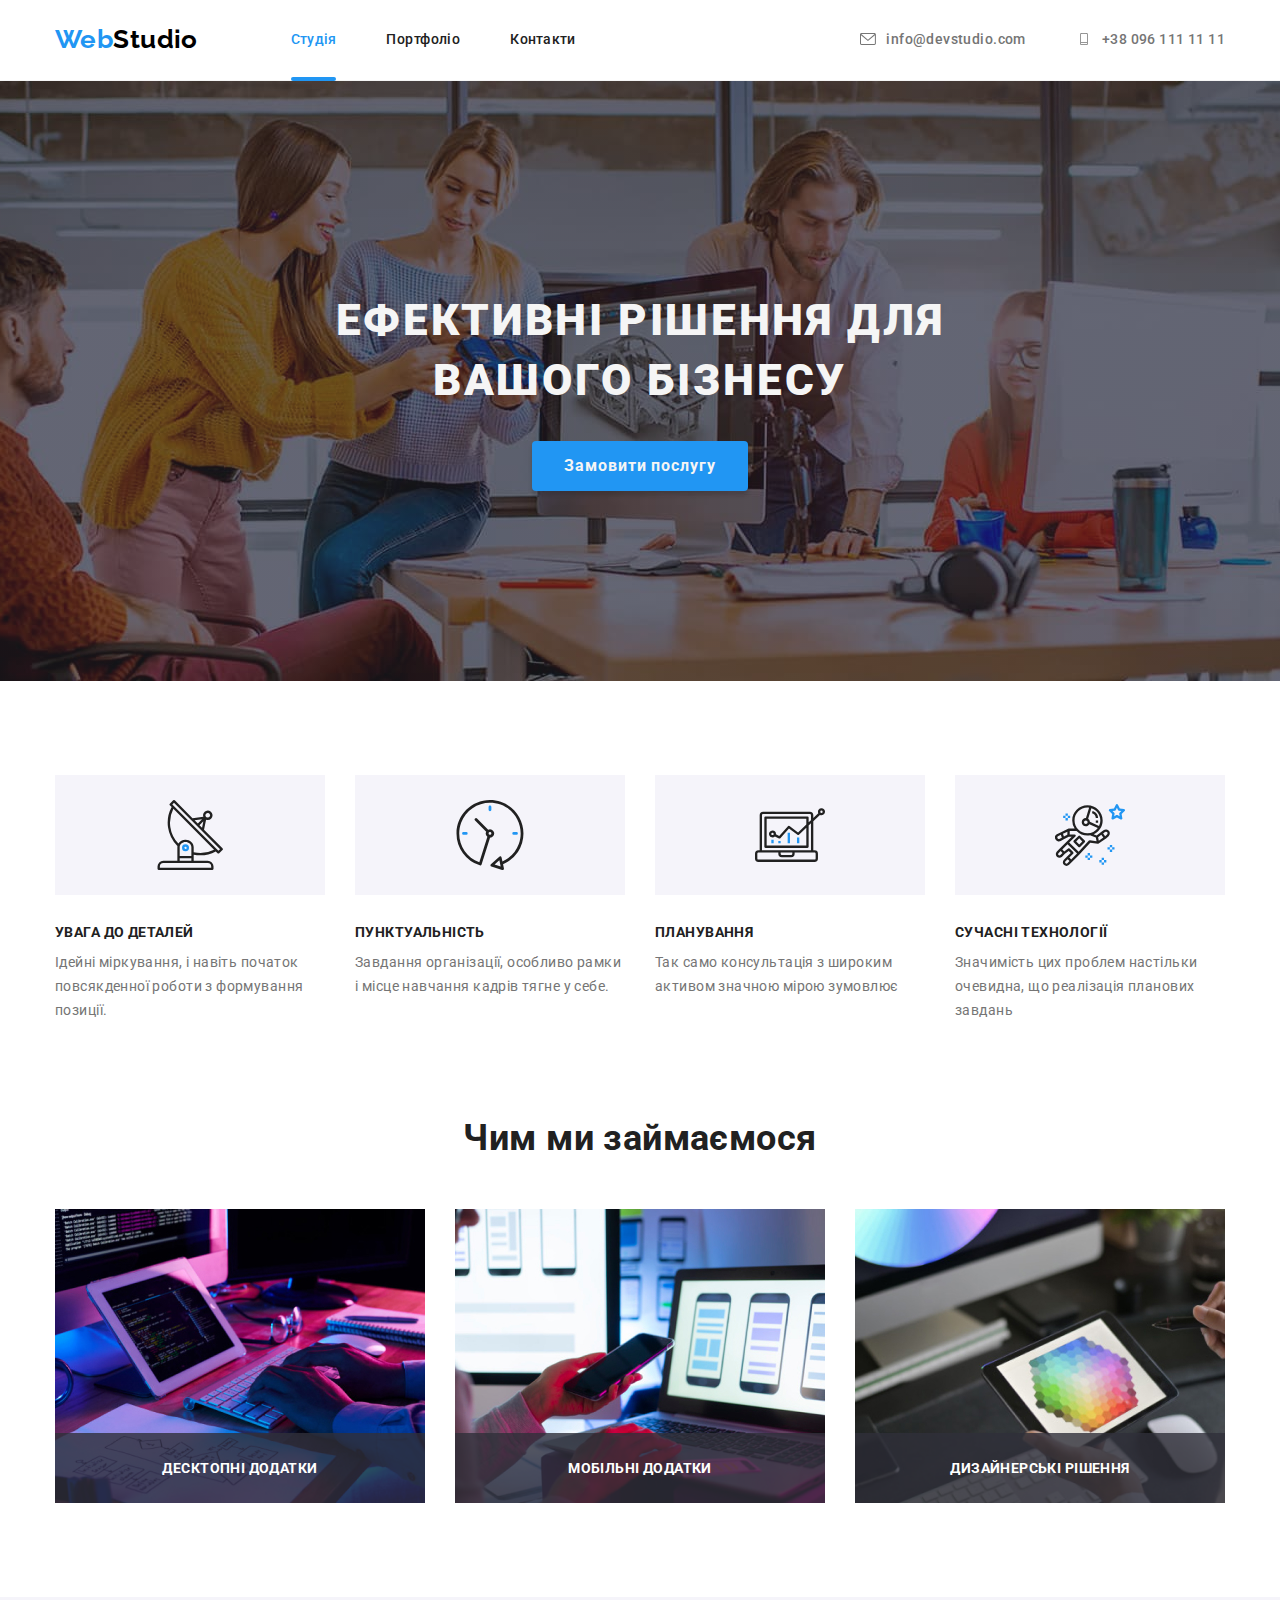
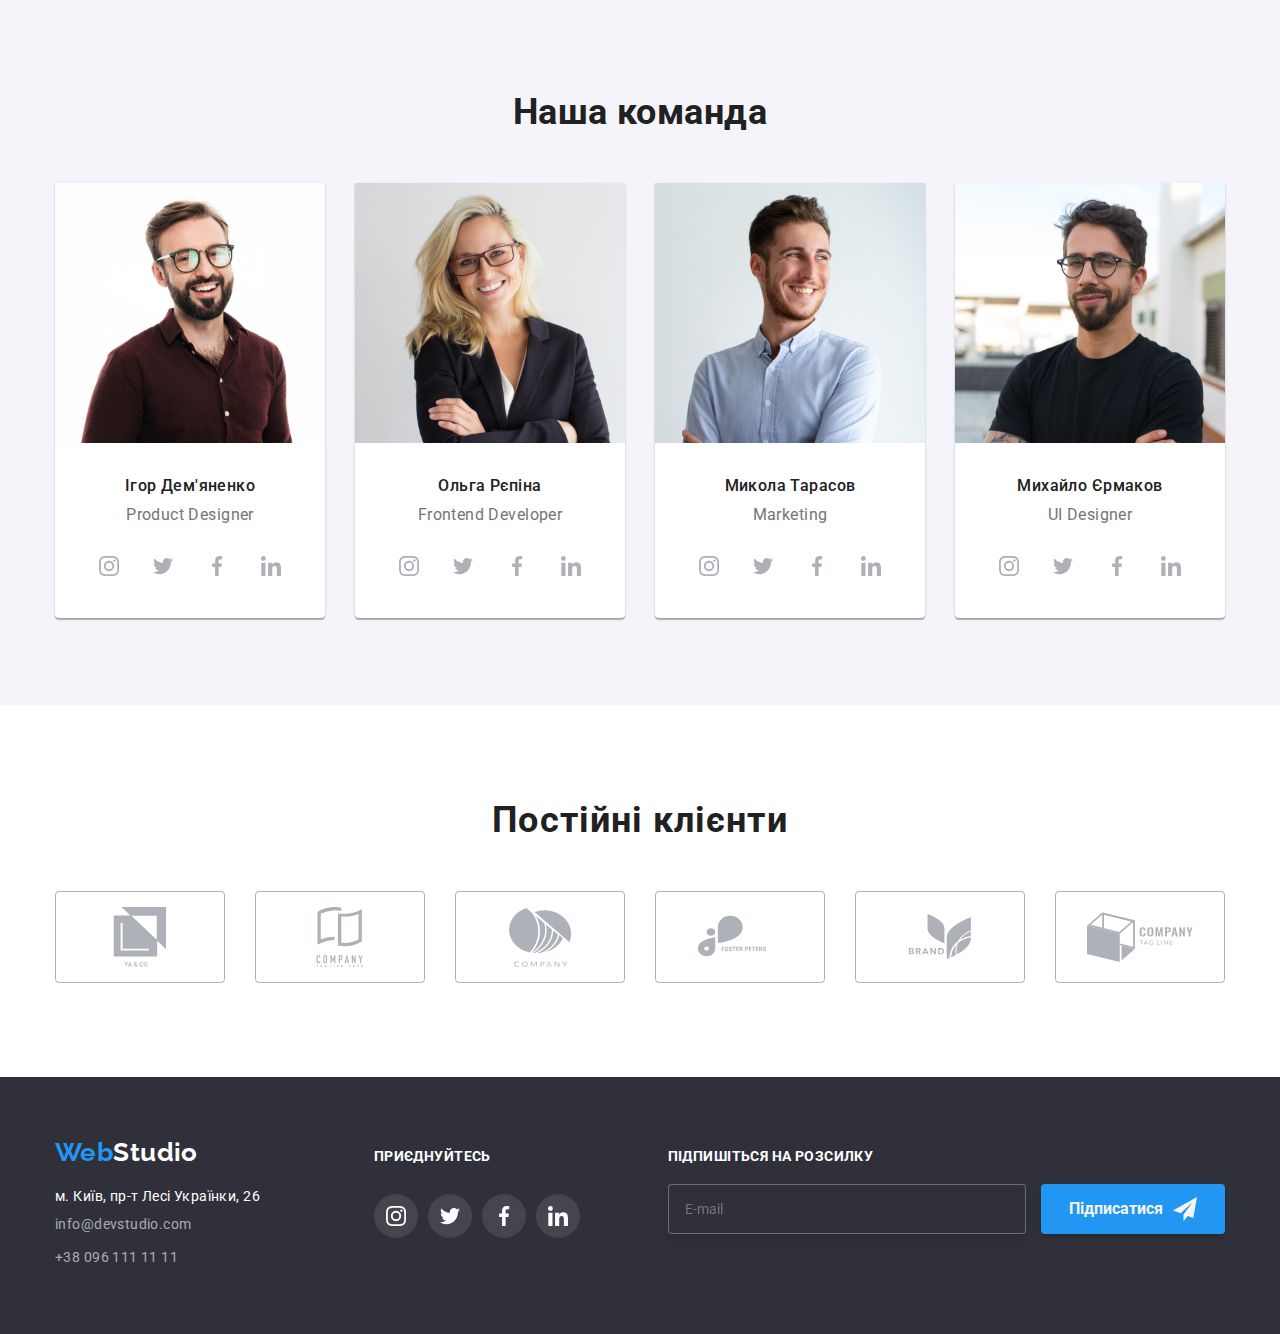
<file: index.html>
<!DOCTYPE html>
<html lang="uk">
  <head>
    <meta charset="UTF-8" />
    <meta http-equiv="X-UA-Compatible" content="IE=edge" />
    <meta name="viewport" content="width=device-width, initial-scale=1.0" />
    <title>Document</title>
    <!-- favicon -->
    <link rel="apple-touch-icon" sizes="180x180" href="./favicon/" />
    <link
      rel="icon"
      type="image/png"
      sizes="32x32"
      href="./favicon//favicon-32x32.png"
    />
    <link
      rel="icon"
      type="image/png"
      sizes="16x16"
      href="./favicon//favicon-16x16.png"
    />
    <link rel="manifest" href="./favicon//site.webmanifest" />
    <!-- favicon -->
    <link rel="preconnect" href="https://fonts.googleapis.com" />
    <link rel="preconnect" href="https://fonts.gstatic.com" crossorigin />
    <link
      href="https://fonts.googleapis.com/css2?family=Raleway:wght@700&family=Roboto:wght@400;500;700;900&display=swap"
      rel="stylesheet"
    />
    <link
      rel="stylesheet"
      href="https://cdnjs.cloudflare.com/ajax/libs/modern-normalize/1.1.0/modern-normalize.min.css"
    />

    <link rel="stylesheet" href="./css/styles.css" />
  </head>
  <body>
    <header>
      <div class="container">
        <div class="header-menu-cont">
          <nav class="navigations-header">
            <a href="./index.html" class="webstudio-logo">
              Web<span class="studio-logo">Studio</span></a
            >

            <ul class="navi-container">
              <li class="studio-after">
                <a href="./index.html" class="studio car-studio">Студія</a>
              </li>
              <li>
                <a href="./portfolio.html" class="portfolio-studio"
                  >Портфоліо</a
                >
              </li>
              <li><a href="./index.html" class="contacts">Контакти</a></li>
            </ul>
          </nav>

          <ul class="header-contacts-link">
            <li class="mail">
              <a href="mailto:info@devstudio.com" class="contact-link">
                <svg class="icon-mail-box">
                  <use href="./images/spryte.svg#icon-mail-box"></use>
                </svg>
                info@devstudio.com</a
              >
            </li>
            <li>
              <a href="tel:+380961111111" class="contact-link">
                <svg class="icon-mail-box">
                  <use href="./images/spryte.svg#icon-phoneicon"></use>
                </svg>
                +38 096 111 11 11</a
              >
            </li>
          </ul>
        </div>
      </div>
    </header>

    <main>
      <section class="main-section section">
        <div class="container">
          <div class="overlay">
            <h1 class="main-title">Ефективні рішення для вашого бізнесу</h1>
            <button data-modal-open type="button" class="button-order">
              <span class="button-title">Замовити послугу</span>
            </button>
          </div>
        </div>
      </section>

      <section class="benefit-section section">
        <div class="container">
          <h2 class="visually-hidden">переваги</h2>

          <ul class="benefits-box">
            <li class="benefits-list">
              <div class="icon-box">
                <svg class="benefits-icon">
                  <use href="./images/spryte.svg#icon-antena"></use>
                </svg>
              </div>
              <h3 class="benefits-title">УВАГА ДО ДЕТАЛЕЙ</h3>
              <p class="benefits-text">
                Ідейні міркування, і навіть початок повсякденної роботи з
                формування позиції.
              </p>
            </li>
            <li class="benefits-list">
              <div class="icon-box">
                <svg class="benefits-icon">
                  <use href="./images/spryte.svg#icon-clock-1"></use>
                </svg>
              </div>
              <h3 class="benefits-title">ПУНКТУАЛЬНІСТЬ</h3>
              <p class="benefits-text">
                Завдання організації, особливо рамки і місце навчання кадрів
                тягне у себе.
              </p>
            </li>
            <li class="benefits-list">
              <div class="icon-box">
                <svg class="benefits-icon">
                  <use href="./images/spryte.svg#icon-diagram-1"></use>
                </svg>
              </div>

              <h3 class="benefits-title">ПЛАНУВАННЯ</h3>
              <p class="benefits-text">
                Так само консультація з широким активом значною мірою зумовлює
              </p>
            </li>
            <li class="benefits-list">
              <div class="icon-box">
                <svg class="benefits-icon">
                  <use href="./images/spryte.svg#icon-astronaut"></use>
                </svg>
              </div>
              <h3 class="benefits-title">СУЧАСНІ ТЕХНОЛОГІЇ</h3>
              <p class="benefits-text">
                Значимість цих проблем настільки очевидна, що реалізація
                планових завдань
              </p>
            </li>
          </ul>
        </div>
      </section>
      <section class="work-section section">
        <div class="container">
          <h2 class="sections-title">Чим ми займаємося</h2>
          <ul class="work-list-box">
            <li class="work-box">
              <img
                src="./images/zaimaiemos1.jpg"
                alt="компютер"
                width="370"
                height="294"
                class="work-img"
              />
              <div class="article-work-container">
                <h2 class="article-computer">ДЕСКТОПНІ ДОДАТКИ</h2>
              </div>
            </li>

            <li class="work-box">
              <img
                src="./images/zaimaiemos2.jpg"
                alt="заняття"
                width="370"
                height="294"
                class="work-img"
              />
              <div class="article-work-container">
                <h2 class="article-computer">МОБІЛЬНІ ДОДАТКИ</h2>
              </div>
            </li>

            <li class="work-box">
              <img
                src="./images/zaimaiemos3.jpg"
                alt="креатив"
                width="370"
                height="294"
                class="work-img"
              />
              <div class="article-work-container">
                <h2 class="article-computer">ДИЗАЙНЕРСЬКІ РІШЕННЯ</h2>
              </div>
            </li>
          </ul>
        </div>
      </section>

      <section class="team-section">
        <div class="container">
          <h2 class="sections-title">Наша команда</h2>
          <ul class="team-item-box">
            <li class="team-item">
              <img
                src="./images/igor.jpg"
                alt="Ігор дем'яненко"
                width="270"
                height="260"
              />
              <div class="title-paragraf">
                <h3 class="name">Ігор Дем'яненко</h3>
                <p class="team-position" lang="en">Product Designer</p>
                <ul class="team-icon-list">
                  <li class="team-icon">
                    <a href="#" class="none-decoration">
                      <svg class="team-social-icon">
                        <use href="./images/spryte.svg#icon-instagram-2"></use>
                      </svg>
                    </a>
                  </li>
                  <li class="team-icon">
                    <a href="#" class="none-decoration">
                      <svg class="team-social-icon">
                        <use href="./images/spryte.svg#icon-twitter-1"></use>
                      </svg>
                    </a>
                  </li>
                  <li class="team-icon">
                    <a href="#" class="none-decoration">
                      <svg class="team-social-icon">
                        <use href="./images/spryte.svg#icon-facebook-1"></use>
                      </svg>
                    </a>
                  </li>
                  <li class="team-icon">
                    <a href="#" class="none-decoration">
                      <svg class="team-social-icon">
                        <use href="./images/spryte.svg#icon-linkedin-1"></use>
                      </svg>
                    </a>
                  </li>
                </ul>
              </div>
            </li>

            <li class="team-item">
              <img
                src="./images/olga.jpg"
                alt="ольга рєпіна"
                width="270"
                height="260"
              />
              <div class="title-paragraf">
                <h3 class="name">Ольга Рєпіна</h3>
                <p class="team-position" lang="en">Frontend Developer</p>
                <ul class="team-icon-list">
                  <li class="team-icon">
                    <a href="#" class="none-decoration">
                      <svg class="team-social-icon">
                        <use href="./images/spryte.svg#icon-instagram-2"></use>
                      </svg>
                    </a>
                  </li>
                  <li class="team-icon">
                    <a href="#" class="none-decoration">
                      <svg class="team-social-icon">
                        <use href="./images/spryte.svg#icon-twitter-1"></use>
                      </svg>
                    </a>
                  </li>
                  <li class="team-icon">
                    <a href="#" class="none-decoration">
                      <svg class="team-social-icon">
                        <use href="./images/spryte.svg#icon-facebook-1"></use>
                      </svg>
                    </a>
                  </li>
                  <li class="team-icon">
                    <a href="#" class="none-decoration">
                      <svg class="team-social-icon">
                        <use href="./images/spryte.svg#icon-linkedin-1"></use>
                      </svg>
                    </a>
                  </li>
                </ul>
              </div>
            </li>

            <li class="team-item">
              <img
                src="./images/mykola.jpg"
                alt="микола тарасов"
                width="270"
                height="260"
              />
              <div class="title-paragraf">
                <h3 class="name">Микола Тарасов</h3>
                <p class="team-position" lang="en">Marketing</p>
                <ul class="team-icon-list">
                  <li class="team-icon">
                    <a href="#" class="none-decoration">
                      <svg class="team-social-icon">
                        <use href="./images/spryte.svg#icon-instagram-2"></use>
                      </svg>
                    </a>
                  </li>
                  <li class="team-icon">
                    <a href="#" class="none-decoration">
                      <svg class="team-social-icon">
                        <use href="./images/spryte.svg#icon-twitter-1"></use>
                      </svg>
                    </a>
                  </li>
                  <li class="team-icon">
                    <a href="#" class="none-decoration">
                      <svg class="team-social-icon">
                        <use href="./images/spryte.svg#icon-facebook-1"></use>
                      </svg>
                    </a>
                  </li>
                  <li class="team-icon">
                    <a href="#" class="none-decoration">
                      <svg class="team-social-icon">
                        <use href="./images/spryte.svg#icon-linkedin-1"></use>
                      </svg>
                    </a>
                  </li>
                </ul>
              </div>
            </li>

            <li class="team-item">
              <img
                src="./images/mykhailo.jpg"
                alt="михайло єрмаков"
                width="270"
                height="260"
              />
              <div class="title-paragraf">
                <h3 class="name">Михайло Єрмаков</h3>
                <p class="team-position" lang="en">UI Designer</p>
                <ul class="team-icon-list">
                  <li class="team-icon">
                    <a href="#" class="none-decoration">
                      <svg class="team-social-icon">
                        <use href="./images/spryte.svg#icon-instagram-2"></use>
                      </svg>
                    </a>
                  </li>
                  <li class="team-icon">
                    <a href="#" class="none-decoration">
                      <svg class="team-social-icon">
                        <use href="./images/spryte.svg#icon-twitter-1"></use>
                      </svg>
                    </a>
                  </li>
                  <li class="team-icon">
                    <a href="#" class="none-decoration">
                      <svg class="team-social-icon">
                        <use href="./images/spryte.svg#icon-facebook-1"></use>
                      </svg>
                    </a>
                  </li>
                  <li class="team-icon">
                    <a href="#" class="none-decoration">
                      <svg class="team-social-icon">
                        <use href="./images/spryte.svg#icon-linkedin-1"></use>
                      </svg>
                    </a>
                  </li>
                </ul>
              </div>
            </li>
          </ul>
        </div>
      </section>
      <section class="section">
        <div class="container">
          <h2 class="sections-title client-titlt">Постійні клієнти</h2>
          <ul class="company-section">
            <li class="company-list">
              <a href="#" class="company-link">
                <svg class="company-icon">
                  <use href="./images/spryte.svg#icon-client1"></use>
                </svg>
              </a>
            </li>
            <li class="company-list">
              <a href="#" class="company-link">
                <svg class="company-icon">
                  <use href="./images/spryte.svg#icon-client2"></use>
                </svg>
              </a>
            </li>
            <li class="company-list">
              <a href="#" class="company-link">
                <svg class="company-icon">
                  <use href="./images/spryte.svg#icon-client3"></use>
                </svg>
              </a>
            </li>
            <li class="company-list">
              <a href="#" class="company-link">
                <svg class="company-icon">
                  <use href="./images/spryte.svg#icon-client4"></use>
                </svg>
              </a>
            </li>
            <li class="company-list">
              <a href="#" class="company-link">
                <svg class="company-icon">
                  <use href="./images/spryte.svg#icon-client5"></use>
                </svg>
              </a>
            </li>
            <li class="company-list">
              <a href="#" class="company-link">
                <svg class="company-icon">
                  <use href="./images/spryte.svg#icon-client6"></use>
                </svg>
              </a>
            </li>
          </ul>
        </div>
      </section>
    </main>
    <footer class="footer">
      <div class="container footer-link-social">
        <div class="webstudio-adress">
          <a href="./index.html" class="webstudio-logo">
            Web<span class="studio-logo-footer">Studio</span></a
          >

          <address class="adres">м. Київ, пр-т Лесі Українки, 26</address>

          <ul>
            <li class="mail-contakt-footer">
              <a href="mailto:info@devstudio.com" class="footer-contacts-link"
                >info@devstudio.com</a
              >
            </li>
            <li class="phone-contact-footer">
              <a href="tel:+380961111111" class="footer-contacts-link"
                >+38 096 111 11 11</a
              >
            </li>
          </ul>
        </div>
        <div class="footer-social-contener">
          <h2 class="title-footer-social">ПРИЄДНУЙТЕСЬ</h2>
          <ul class="footer-icon">
            <li class="footer-social-icon">
              <a href="#" class="footer-social-link">
                <svg class="social-icon-down">
                  <use href="./images/spryte.svg#icon-instagram-2"></use>
                </svg>
              </a>
            </li>
            <li class="footer-social-icon">
              <a href="#" class="footer-social-link">
                <svg class="social-icon-down">
                  <use href="./images/spryte.svg#icon-twitter-1"></use>
                </svg>
              </a>
            </li>
            <li class="footer-social-icon">
              <a href="#" class="footer-social-link">
                <svg class="social-icon-down">
                  <use href="./images/spryte.svg#icon-facebook-1"></use>
                </svg>
              </a>
            </li>
            <li class="footer-social-icon">
              <a href="#" class="footer-social-link">
                <svg class="social-icon-down">
                  <use href="./images/spryte.svg#icon-linkedin-1"></use>
                </svg>
              </a>
            </li>
          </ul>
        </div>

        <!----------------- form subscribe  ----------------->
        <div class="form-footer">
          <h2 class="lable-subscribe-title">Підпишіться на розсилку</h2>
          <form class="form-subscribe">
            <label class="lable-subscribe" for="subscribe"></label>

            <input
              class="input-subscribe"
              type="email"
              id="subscribe"
              placeholder="E-mail"
            />

            <button class="button-subscribe" type="submit">
              Підписатися
              <svg class="icon-subscribe">
                <use href="./images/spryte-modal.svg#icon-icon-send"></use>
              </svg>
            </button>
          </form>
        </div>
      </div>
    </footer>

    <!--------------------- modal---------------- -->
    <div class="backdrop is-hidden" data-modal>
      <div class="modal">
        <button data-modal-close class="close-black" type="button">
          <svg
            class="icon-close-madal"
            width="18"
            height="18"
            viewBox="0 0 18 18"
            fill="none"
            xmlns="http://www.w3.org/2000/svg"
          >
            <path
              d="M15 4.10786L13.8921 3L9.5 7.39214L5.10786 3L4 4.10786L8.39214 8.5L4 12.8921L5.10786 14L9.5 9.60786L13.8921 14L15 12.8921L10.6079 8.5L15 4.10786Z"
            />
          </svg>
        </button>
        <!------------------ modal form -------------------->
        <form class="form-modal">
          <div class="form-field">
            <p class="madal-form-title">
              Залиште свої дані, ми вам передзвонимо
            </p>
            <label class="lable-modal" for="name"> Ім'я </label>
            <div class="modal-input">
              <input
                class="modal-name-input"
                type="text"
                name="name"
                id="name"
              />
              <svg class="modal-name-svg">
                <use
                  href="./images/spryte-modal.svg#icon-vectir-name-black"
                ></use>
              </svg>
            </div>
          </div>

          <div class="form-field">
            <label class="lable-modal" for="tel">Телефон</label>
            <div class="modal-input">
              <input class="modal-name-input" type="tel" name="tel" id="tel" />
              <svg class="modal-name-svg">
                <use href="./images/spryte-modal.svg#icon-phone-vector"></use>
              </svg>
            </div>
          </div>
          <div class="form-field">
            <label class="lable-modal" for="mail">Пошта</label>
            <div class="modal-input">
              <input
                class="modal-name-input"
                type="email"
                name="mail"
                id="mail"
              />
              <svg class="modal-name-svg">
                <use href="./images/spryte-modal.svg#icon-mail-vector"></use>
              </svg>
            </div>
          </div>
          <div class="form-field coments">
            <label class="lable-modal" for="comment">Коментар</label>
            <div class="textarea-modal">
              <textarea
                name="comment"
                id="comment"
                rows="20"
                placeholder="Введіть текст"
              ></textarea>
            </div>
          </div>

          <div class="text-policy">
            <label class="label-checkbox">
              <input class="checkbox" type="checkbox" name="policy" class="c" />
              <span class="icon-checkbox"> </span>
              Погоджуюся з розсилкою та приймаю
              <a class="accept-policy" href="#"> Умови договору</a>
            </label>
          </div>

          <button class="form-button" type="submit">Відправити</button>
        </form>
      </div>
    </div>
    <script src="./js/modal.js"></script>
  </body>
</html>
</file>
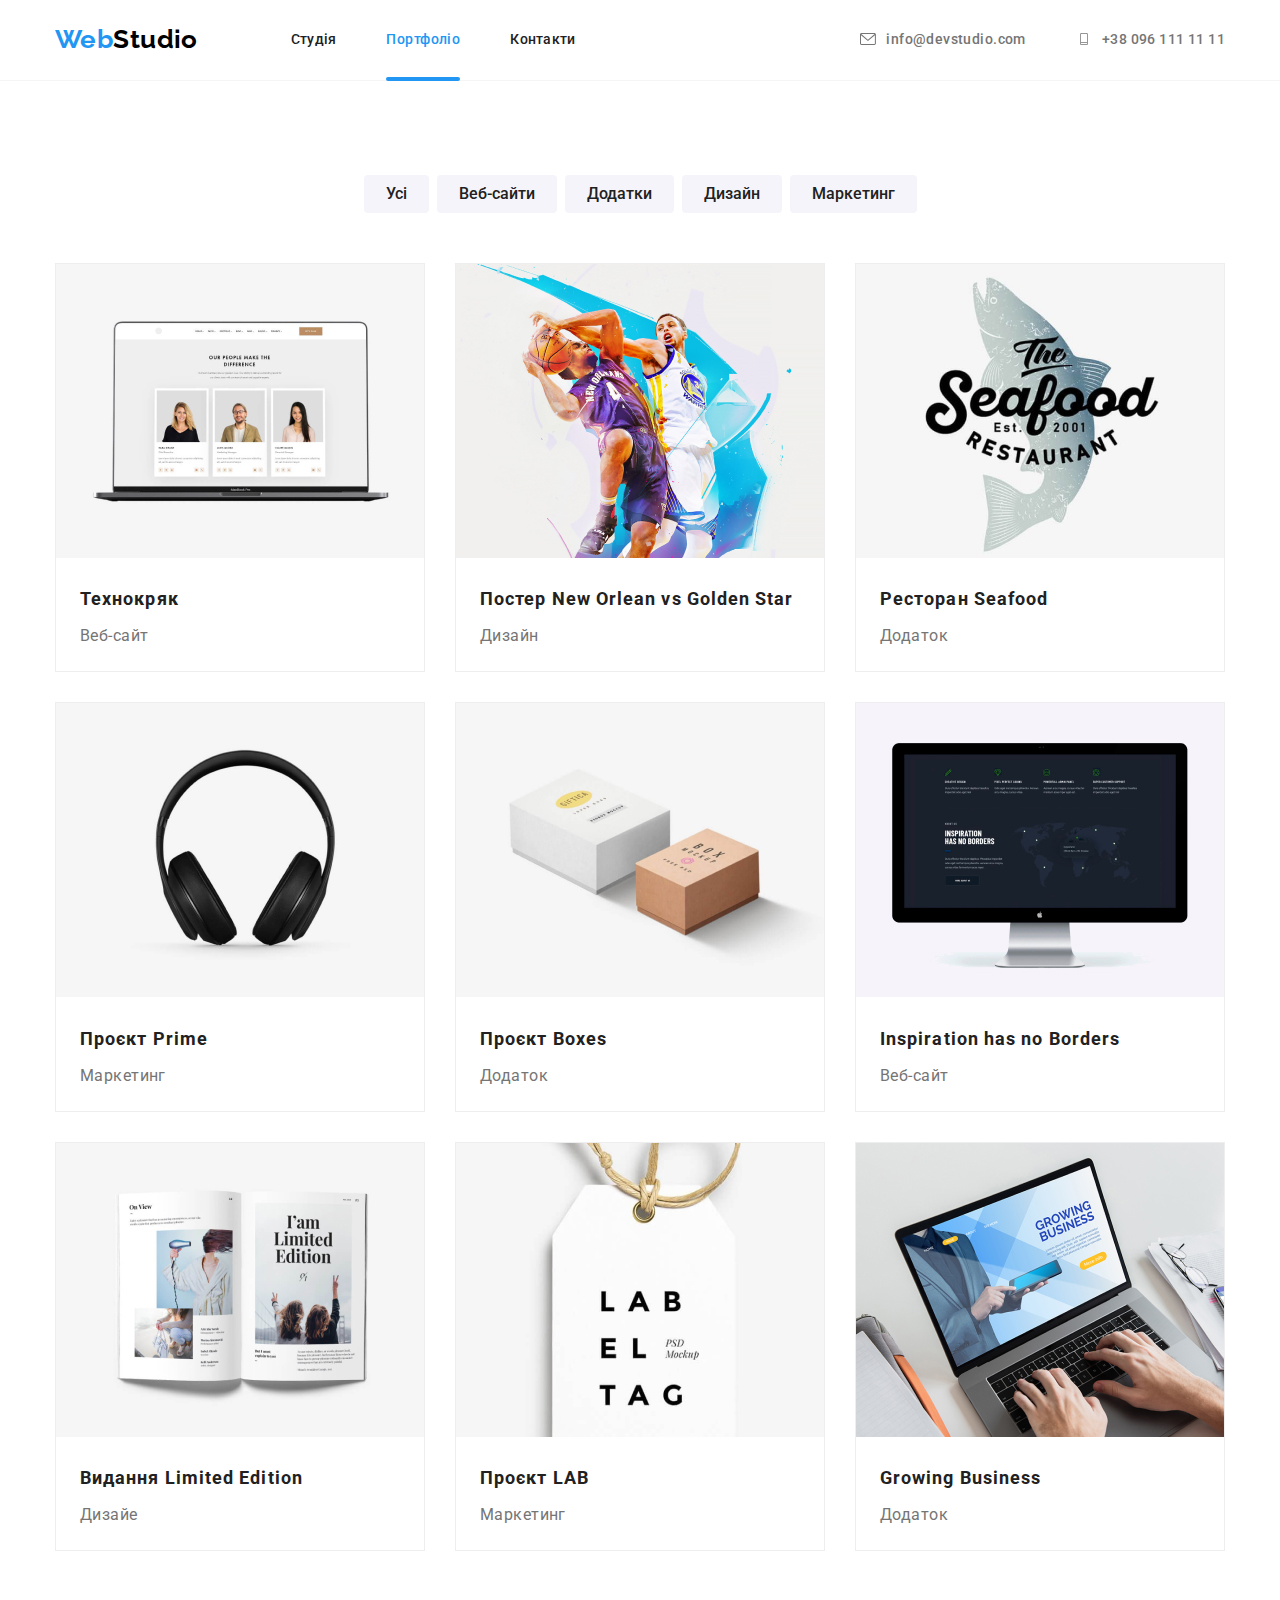
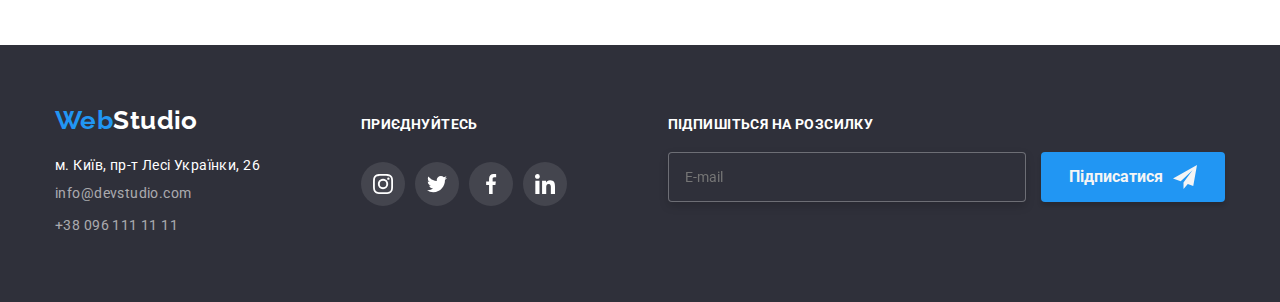
<file: portfolio.html>
<!DOCTYPE html>
<html lang="en">
  <head>
    <meta charset="UTF-8" />
    <meta http-equiv="X-UA-Compatible" content="IE=edge" />
    <meta name="viewport" content="width=device-width, initial-scale=1.0" />
    <title>Document</title>
    <!-- favicon -->
    <link rel="apple-touch-icon" sizes="180x180" href="/apple-touch-icon.png" />
    <link rel="icon" type="image/png" sizes="32x32" href="/favicon-32x32.png" />
    <link rel="icon" type="image/png" sizes="16x16" href="/favicon-16x16.png" />
    <link rel="manifest" href="/site.webmanifest" />
    <!-- favicon -->
    <link rel="preconnect" href="https://fonts.googleapis.com" />
    <link rel="preconnect" href="https://fonts.gstatic.com" crossorigin />
    <link
      href="https://fonts.googleapis.com/css2?family=Raleway:wght@700&family=Roboto:wght@400;500;700;900&display=swap"
      rel="stylesheet"
    />
    <link
      rel="stylesheet"
      href="https://cdnjs.cloudflare.com/ajax/libs/modern-normalize/1.1.0/modern-normalize.min.css"
    />
    <link rel="stylesheet" href="./css/styles.css" />
  </head>
  <body>
    <header class="header-menu">
      <div class="container">
        <div class="header-menu-cont">
          <nav class="navigations-header">
            <a href="./index.html" class="webstudio-logo">
              Web<span class="studio-logo">Studio</span></a
            >

            <ul class="navi-container">
              <li>
                <a href="./index.html" class="studio-portfolio">Студія</a>
              </li>
              <li>
                <a href="./portfolio.html" class="portfolio car-portfolio"
                  >Портфоліо</a
                >
              </li>
              <li><a href="./index.html" class="contacts">Контакти</a></li>
            </ul>
          </nav>

          <ul class="header-contacts-link">
            <li class="mail">
              <a href="mailto:info@devstudio.com" class="contact-link">
                <svg class="icon-mail-box">
                  <use href="./images/spryte.svg#icon-mail-box"></use>
                </svg>
                info@devstudio.com</a
              >
            </li>
            <li>
              <a href="tel:+380961111111" class="contact-link">
                <svg class="icon-mail-box">
                  <use href="./images/spryte.svg#icon-phoneicon"></use>
                </svg>
                +38 096 111 11 11</a
              >
            </li>
          </ul>
        </div>
      </div>
    </header>

    <main>
      <section class="section">
        <div class="container">
          <h1 class="visually-hidden">Проєкт</h1>

          <ul class="button-style-container">
            <li>
              <button class="button-all" type="button">Усі</button>
            </li>
            <li>
              <button class="button-all" type="button">Веб-сайти</button>
            </li>
            <li>
              <button class="button-all" type="button">Додатки</button>
            </li>
            <li>
              <button class="button-all" type="button">Дизайн</button>
            </li>
            <li>
              <button class="button-all" type="button">Маркетинг</button>
            </li>
          </ul>

          <h2 class="visually-hidden">Приклади робіт</h2>

          <ul class="ul-projects-list">
            <li class="projects-box">
              <a href="#" class="link-projects-box">
                <div class="overlay-tekhno">
                  <img
                    src="./images/tekhnokriak.jpg"
                    alt="технокряк"
                    width="370"
                    height="294"
                  />

                  <div class="overlay-projects-action">
                    <p class="articl-projects">
                      Ресурс пропонує комплексні пропозиції з різним рівнем
                      функціоналу та сервісів. Все це дозволить відвідувачу
                      отримати вичерпні відомості про компанію чи приватну
                      особу.
                    </p>
                  </div>
                </div>
                <div class="title-paragraph-projects">
                  <h2 class="projects-title">Технокряк</h2>
                  <p class="projects-paragraf">Веб-сайт</p>
                </div>
              </a>
            </li>

            <li class="projects-box">
              <a href="#" class="link-projects-box">
                <div class="overlay-tekhno">
                  <img
                    src="./images/poster.jpg"
                    alt="постер New Orlean vs Golden Star"
                    width="370"
                    height="294"
                  />
                  <div class="overlay-projects-action">
                    <p class="articl-projects">Слава Україні</p>
                  </div>
                </div>
                <div class="title-paragraph-projects">
                  <h2 class="projects-title">
                    Постер New Orlean vs Golden Star
                  </h2>
                  <p class="projects-paragraf">Дизайн</p>
                </div>
              </a>
            </li>

            <li class="projects-box">
              <a href="#" class="link-projects-box">
                <div class="overlay-tekhno">
                  <img
                    src="./images/restoran.jpg"
                    alt="ресторан Seafood"
                    width="370"
                    height="294"
                  />
                  <div class="overlay-projects-action">
                    <p class="articl-projects">Героям Слава</p>
                  </div>
                </div>
                <div class="title-paragraph-projects">
                  <h2 class="projects-title">Ресторан Seafood</h2>
                  <p class="projects-paragraf">Додаток</p>
                </div>
              </a>
            </li>

            <li class="projects-box">
              <a href="#" class="link-projects-box">
                <div class="overlay-tekhno">
                  <img
                    src="./images/prime.jpg"
                    alt="проєкт Prime"
                    width="370"
                    height="294"
                  />
                  <div class="overlay-projects-action">
                    <p class="articl-projects">Слава Нації</p>
                  </div>
                </div>
                <div class="title-paragraph-projects">
                  <h2 class="projects-title">Проєкт Prime</h2>
                  <p class="projects-paragraf">Маркетинг</p>
                </div>
              </a>
            </li>

            <li class="projects-box">
              <a href="#" class="link-projects-box">
                <div class="overlay-tekhno">
                  <img
                    src="./images/boxes.jpg"
                    alt="проєкт Boxes"
                    width="370"
                    height="294"
                  />
                  <div class="overlay-projects-action">
                    <p class="articl-projects">Смерть Ворогам</p>
                  </div>
                </div>
                <div class="title-paragraph-projects">
                  <h2 class="projects-title">Проєкт Boxes</h2>
                  <p class="projects-paragraf">Додаток</p>
                </div>
              </a>
            </li>

            <li class="projects-box">
              <a href="#" class="link-projects-box">
                <div class="overlay-tekhno">
                  <img
                    src="./images/borders.jpg"
                    alt="inspiration has no Borders"
                    width="370"
                    height="294"
                  />
                  <div class="overlay-projects-action">
                    <p class="articl-projects">Україна</p>
                  </div>
                </div>
                <div class="title-paragraph-projects">
                  <h2 class="projects-title">Inspiration has no Borders</h2>
                  <p class="projects-paragraf">Веб-сайт</p>
                </div>
              </a>
            </li>

            <li class="projects-box">
              <a href="#" class="link-projects-box">
                <div class="overlay-tekhno">
                  <img
                    src="./images/vydannia.jpg"
                    alt="видання Limited Edition"
                    width="370"
                    height="294"
                  />
                  <div class="overlay-projects-action">
                    <p class="articl-projects">Понад Усе</p>
                  </div>
                </div>
                <div class="title-paragraph-projects">
                  <h2 class="projects-title">Видання Limited Edition</h2>
                  <p class="projects-paragraf">Дизайе</p>
                </div>
              </a>
            </li>

            <li class="projects-box">
              <a href="#" class="link-projects-box">
                <div class="overlay-tekhno">
                  <img
                    src="./images/lab.jpg"
                    alt="проєкт LAB"
                    width="370"
                    height="294"
                  />
                  <div class="overlay-projects-action">
                    <p class="articl-projects">Slava Ukraini</p>
                  </div>
                </div>
                <div class="title-paragraph-projects">
                  <h2 class="projects-title">Проєкт LAB</h2>
                  <p class="projects-paragraf">Маркетинг</p>
                </div>
              </a>
            </li>

            <li class="projects-box">
              <a href="#" class="link-projects-box">
                <div class="overlay-tekhno">
                  <img
                    src="./images/growing.jpg"
                    alt="growing Business"
                    width="370"
                    height="294"
                  />
                  <div class="overlay-projects-action">
                    <p class="articl-projects">Slava Ukraini</p>
                  </div>
                </div>
                <div class="title-paragraph-projects">
                  <h2 class="projects-title">Growing Business</h2>
                  <p class="projects-paragraf">Додаток</p>
                </div>
              </a>
            </li>
          </ul>
        </div>
      </section>
    </main>

    <footer class="footer">
      <div class="container footer-link-social">
        <div>
          <a href="./index.html" class="webstudio-logo">
            Web<span class="studio-logo-footer">Studio</span></a
          >

          <address class="adres">м. Київ, пр-т Лесі Українки, 26</address>

          <ul>
            <li class="mail-contakt-footer">
              <a href="mailto:info@devstudio.com" class="footer-contacts-link"
                >info@devstudio.com</a
              >
            </li>
            <li class="phone-contact-footer">
              <a href="tel:+380961111111" class="footer-contacts-link"
                >+38 096 111 11 11</a
              >
            </li>
          </ul>
        </div>
        <div class="footer-social-contener">
          <h2 class="title-footer-social">ПРИЄДНУЙТЕСЬ</h2>
          <ul class="footer-icon">
            <li class="footer-social-icon">
              <a href="#" class="footer-social-link">
                <svg class="social-icon-down">
                  <use href="./images/spryte.svg#icon-instagram-2"></use>
                </svg>
              </a>
            </li>
            <li class="footer-social-icon">
              <a href="#" class="footer-social-link">
                <svg class="social-icon-down">
                  <use href="./images/spryte.svg#icon-twitter-1"></use>
                </svg>
              </a>
            </li>
            <li class="footer-social-icon">
              <a href="#" class="footer-social-link">
                <svg class="social-icon-down">
                  <use href="./images/spryte.svg#icon-facebook-1"></use>
                </svg>
              </a>
            </li>
            <li class="footer-social-icon">
              <a href="#" class="footer-social-link">
                <svg class="social-icon-down">
                  <use href="./images/spryte.svg#icon-linkedin-1"></use>
                </svg>
              </a>
            </li>
          </ul>
        </div>
        <!----------------- form subscribe  ----------------->
        <div class="form-footer">
          <h2 class="lable-subscribe-title">Підпишіться на розсилку</h2>
          <form class="form-subscribe">
            <label class="lable-subscribe" for="subscribe"></label>

            <input
              class="input-subscribe"
              type="mail"
              id="subscribe"
              placeholder="E-mail"
            />

            <button class="button-subscribe" type="submit">
              Підписатися
              <svg class="icon-subscribe">
                <use href="./images/spryte-modal.svg#icon-icon-send"></use>
              </svg>
            </button>
          </form>
        </div>
      </div>
    </footer>
  </body>
</html>
</file>
<file: css/styles.css>
html {
  box-sizing: border-box;
}

*,
*::before *::after {
  box-sizing: inherit;
}

:root {
  --primary-text-color: #212121;
  --title-text-color: #f5f5f5;
  --paragraf-color: #757575;
  --accent-color: #000000;
  --background-color: #2196f3;
  --background-title-color: #2f303a;
  --background-teams-color: #f5f4fa;
  --white-color: #ffffff;
  --border-proects: #eeeeee;
}

.visually-hidden {
  position: absolute;
  width: 1px;
  height: 1px;
  margin: -1px;
  border: 0;
  padding: 0;

  white-space: nowrap;
  clip-path: inset(100%);
  clip: rect(0 0 0 0);
  overflow: hidden;
}
body {
  background-color: var(--white-color);
  color: var(--primary-text-color);
  font-family: "Roboto";
  font-size: 14px;
  letter-spacing: 0.03em;
}

/* site nav  */
h1,
h2,
h3,
ul,
p {
  padding: 0;
  margin: 0;
}

header {
  border-bottom-width: 1px;
  border-bottom-style: solid;
  border-bottom-color: var(--title-text-color);
}

li {
  list-style-type: none;
}

.section {
  padding: 94px 0;
}

.container {
  width: 1200px;
  margin-right: auto;
  margin-left: auto;
  padding: 0 15px;
}
.studio-logo {
  font-weight: 700;
  font-size: 26px;

  color: var(--accent-color);
}

.header-menu {
  border-bottom-width: 1px;
  border-bottom-style: solid;
  border-bottom-color: var(--title-text-color);
}

ul {
  text-decoration: none;
}

.studio {
  display: block;
  position: relative;
  font-weight: 500;
  line-height: 1.14;
  letter-spacing: 0.02em;
  text-decoration: none;
  padding-top: 32px;
  padding-bottom: 32px;
  color: var(--primary-text-color);
  transition-property: color;
  transition-duration: 250ms;
  transition-timing-function: cubic-bezier(0.4, 0, 0.2, 1);
}

.studio::after {
  content: "";
  position: absolute;
  display: block;
  left: 0;
  bottom: -1px;
  width: 100%;
  height: 4px;

  background-color: var(--background-color);
  border-radius: 2px;
}

.studio:hover,
.studio:focus {
  color: var(--background-color);
}
.studio-portfolio {
  position: relative;
  display: block;
  font-weight: 500;
  line-height: 1.14;
  padding-top: 32px;
  padding-bottom: 32px;
  letter-spacing: 0.02em;
  text-decoration: none;
  color: var(--primary-text-color);
  transition-property: color;
  transition-duration: 250ms;
  transition-timing-function: cubic-bezier(0.4, 0, 0.2, 1);
}

.studio-portfolio::after {
  content: "";
  position: absolute;
  display: block;
  left: 0;
  bottom: -1px;
  width: 100%;
  height: 4px;
  opacity: 0;

  background-color: var(--background-color);
  border-radius: 2px;
}

.car-studio {
  color: var(--background-color);
}

.studio-portfolio:hover,
.studio-portfolio:focus {
  color: var(--background-color);
}

.portfolio {
  position: relative;
  display: block;
  width: 100%;
  padding-top: 32px;
  padding-bottom: 32px;
  font-weight: 500;
  line-height: 1.14;
  text-decoration: none;
  color: var(--primary-text-color);
  transition-property: color;
  transition-duration: 250ms;
  transition-timing-function: cubic-bezier(0.4, 0, 0.2, 1);
}
.portfolio::after {
  content: "";
  position: absolute;
  display: block;
  left: 0;
  bottom: -1px;
  width: 100%;
  height: 4px;

  background-color: var(--background-color);
  border-radius: 2px;
}

.portfolio:hover,
.portfolio:focus {
  color: var(--background-color);
}

.portfolio-studio {
  position: relative;
  display: block;
  width: 100%;
  padding-top: 32px;
  padding-bottom: 32px;
  font-weight: 500;
  line-height: 1.14;
  text-decoration: none;
  color: var(--primary-text-color);
  transition-property: color;
  transition-duration: 250ms;
  transition-timing-function: cubic-bezier(0.4, 0, 0.2, 1);
}
.portfolio-studio::after {
  content: "";
  position: absolute;
  display: block;
  left: 0;
  bottom: -1px;
  width: 100%;
  height: 4px;
  opacity: 0;
  background-color: var(--background-color);
  border-radius: 2px;
}

.car-portfolio {
  color: var(--background-color);
}
.portfolio-studio:hover,
.portfolio:focus {
  color: var(--background-color);
}

.contacts {
  display: block;
  font-weight: 500;
  line-height: 1.14;
  letter-spacing: 0.02em;
  padding-top: 32px;
  padding-bottom: 32px;
  text-decoration: none;
  color: var(--primary-text-color);
  transition-property: color;
  transition-duration: 250ms;
  transition-timing-function: cubic-bezier(0.4, 0, 0.2, 1);
}

.contacts:hover,
.contacts:focus {
  color: var(--background-color);
}

.contact-link {
  display: inline-flex;
  align-items: center;
  text-decoration: none;
  height: 16px;
  font-weight: 500;
  line-height: 1.14;
  color: var(--paragraf-color);
  transition-property: color;
  transition-duration: 250ms;
  transition-timing-function: cubic-bezier(0.4, 0, 0.2, 1);
}

.contact-link:hover,
.contact-link:focus {
  color: var(--background-color);
}

/* main  */

.main-title {
  font-weight: 900;
  font-size: 44px;
  line-height: 1.36;
  letter-spacing: 0.06em;
  text-transform: uppercase;
  color: var(--title-text-color);

  width: 696px;
  margin: 0 auto;
  margin-top: 200px;
  margin-bottom: 30px;
}

/* buttons  */
.button-order {
  width: 216px;
  height: 50px;
  left: 692px;
  top: 430px;
  color: var(--title-text-color);
  background: var(--background-color);
  box-shadow: 0px 4px 4px rgba(0, 0, 0, 0.15);
  border-radius: 4px;
  border: hidden;
  cursor: pointer;
  align-items: center;
  justify-content: center;

  transition-property: backround-color, color;

  transition-duration: 250ms;
  transition-timing-function: cubic-bezier(0.4, 0, 0.2, 1);
}

.button-title {
  font-family: "Roboto";
  font-style: normal;
  font-weight: 700;
  font-size: 16px;
  line-height: 30px;

  letter-spacing: 0.06em;
}

.button-order:hover,
.button-order:focus {
  background: var(--title-text-color);
  color: var(--primary-text-color);
}
/* EDIT HW4  ----padding top--------------------------------------------- */
/* benefit section  */
.benefits-title {
  font-size: 14px;
  line-height: 1.14;
  text-align: left;
  text-transform: uppercase;
  margin-bottom: 10px;
}

.benefits-text {
  font-weight: 400;
  line-height: 1.71;
  color: var(--paragraf-color);
  text-align: left;
}

/* work section  */

.sections-title {
  line-height: 1.17;
  font-size: 36px;
  color: var(--primary-text-color);
  margin-bottom: 50px;
  text-align: center;
}

.name-list {
  background: var(--white-color);

  box-shadow: 0px 1px 3px rgba(0, 0, 0, 0.12), 0px 1px 1px rgba(0, 0, 0, 0.14),
    0px 2px 1px rgba(0, 0, 0, 0.2);
  border-radius: 0px 0px 4px 4px;
}

.name {
  font-weight: 500;
  font-size: 16px;
  line-height: 1.19;
  margin-bottom: 10px;
}
.title-paragraf {
  padding-top: 30px;
  padding-bottom: 30px;
  text-align: center;
}

.team-position {
  font-size: 16px;
  line-height: 1.19;
  margin-bottom: 20px;
  color: var(--paragraf-color);
}

/* footer  */

.footer {
  background-color: var(--background-title-color);
  margin-top: 0;
  padding: 60px 0;
}
.adres {
  font-style: normal;
  color: var(--white-color);
  display: block;

  margin-bottom: 9px;
}
.studio-logo-footer {
  color: var(--white-color);
}

.footer-contacts-link {
  text-decoration: none;
  line-height: 1.7;
  color: rgba(255, 255, 255, 0.6);
  transition-property: var(--background-color);
  transition-duration: 250ms;
  transition-timing-function: cubic-bezier(0.4, 0, 0.2, 1);
}
.footer-contacts-link:hover,
.footer-contacts-link:focus {
  color: var(--background-color);
}

.mail-contakt-footer {
  display: block;
  margin-bottom: 9px;
  transition-property: var(--background-color);
  transition-duration: 250ms;
  transition-timing-function: cubic-bezier(0.4, 0, 0.2, 1);
}
.phone-contact-footer {
  display: block;
  margin: 0;
  transition-property: var(--background-color);
  transition-duration: 250ms;
  transition-timing-function: cubic-bezier(0.4, 0, 0.2, 1);
}

.button-all {
  min-height: 38px;
  font-weight: 500;
  font-family: inherit;
  font-size: 16px;
  padding: 6px 22px;
  color: var(--primary-text-color);
  background: var(--background-teams-color);
  border: none;
  cursor: pointer;
  border-radius: 4px;
  transition-property: background-color, color, box-shadow;

  transition-duration: 250ms;
  transition-timing-function: cubic-bezier(0.4, 0, 0.2, 1);
}

.button-all:hover,
.button-all:focus {
  background-color: var(--background-color);
  color: var(--white-color);

  box-shadow: 0px 3px 1px rgba(0, 0, 0, 0.1), 0px 1px 2px rgba(0, 0, 0, 0.08),
    0px 2px 2px rgba(0, 0, 0, 0.12);
}

/* portfolio  */

.webstudio-logo {
  font-family: "Raleway";
  font-weight: 700;
  font-size: 26px;
  line-height: 1.2;
  text-decoration: none;
  margin-right: 93px;

  color: var(--background-color);
  display: block;
  transition-property: var(--background-color);
  transition-duration: 250ms;
  transition-timing-function: cubic-bezier(0.4, 0, 0.2, 1);
}

.footer .webstudio-logo {
  margin-right: 0;
  margin-bottom: 20px;
  transition-property: var(--background-color);
  transition-duration: 250ms;
  transition-timing-function: cubic-bezier(0.4, 0, 0.2, 1);
}
/* HW3  */

.navi-container {
  display: flex;
  gap: 50px;
}

.header-contacts-link {
  display: inline-flex;
  align-items: center;
  gap: 50px;
}

.header-menu-cont {
  display: flex;
  justify-content: space-between;
}

.navigations-header {
  align-items: center;
  display: flex;
}

.work-section {
  padding-top: 0;
}

.main-section {
  text-align: center;
}

.benefits-list {
  width: 270px;
}

.benefits-box {
  display: flex;
  height: 248px;
  justify-content: space-between;
  gap: 30px;
}

/* Work  */
.work-box {
  position: relative;
  width: 370px;
  height: 294px;
  background-color: var(--title-text-color);
}

.work-img {
  background-color: var(--title-text-color);
}

.work-list-box {
  display: flex;
  gap: 30px;
  margin-top: 50px;
}
.article-work-container {
  position: absolute;
  display: flex;
  width: 370px;
  height: 70px;
  bottom: 0%;
  left: 50%;
  justify-content: center;
  align-items: center;
  transform: translate(-50%);
  background: rgba(47, 48, 58, 0.8);
}
.article-computer {
  font-weight: 700;
  font-size: 14px;
  line-height: 16px;
  text-align: center;
  letter-spacing: 0.03em;

  color: var(--white-color);
  /* margin: 27px 107px; */
}

.team-section {
  height: 708px;
  padding-top: 94px;
  padding-bottom: 94px;
  background-color: var(--background-teams-color);
}

.team-item-box {
  display: flex;
  gap: 30px;
}

.team-item {
  box-sizing: border-box;
  width: 270px;
  background-color: var(--white-color);
  box-shadow: 0px 1px 3px rgba(0, 0, 0, 0.12), 0px 1px 1px rgba(0, 0, 0, 0.14),
    0px 2px 1px rgba(0, 0, 0, 0.2);
  border-radius: 0px 0px 4px 4px;
}

.contacts-footer {
  display: block;
}

.button-style-container {
  display: flex;
  margin-bottom: 50px;

  justify-content: center;
  gap: 8px;
  padding: 0 auto;
}

.link-projects-box {
  display: block;
  position: relative;

  width: 370px;
  border: 1px solid var(--border-proects);
  text-decoration: none;
  transition-property: box-shadow;

  transition-duration: 250ms;
  transition-timing-function: cubic-bezier(0.4, 0, 0.2, 1);
}

.link-projects-box:hover,
.link-projects-box:focus {
  border: 1px solid #eeeeee;
  box-shadow: 0px 1px 1px rgba(0, 0, 0, 0.12), 0px 4px 4px rgba(0, 0, 0, 0.06),
    1px 4px 6px rgba(0, 0, 0, 0.16);
}

.ul-projects-list {
  display: flex;
  flex-wrap: wrap;
  position: relative;
  gap: 30px;
}

.projects-title {
  font-size: 18px;
  line-height: 2;
  letter-spacing: 0.06em;
  color: var(--primary-text-color);
  margin-bottom: 4px;
}

.projects-paragraf {
  font-size: 16px;
  line-height: 1.9;

  color: var(--paragraf-color);
}

.title-paragraph-projects {
  padding: 20px 24px;
}

.icon-mail-box {
  justify-content: center;
  width: 16px;
  height: 12px;
  fill: currentColor;
  margin-right: 10px;
  margin-bottom: 2px;
  transition-property: var(--background-color);
  transition-duration: 250ms;
  transition-timing-function: cubic-bezier(0.4, 0, 0.2, 1);
}

.icon-mail-box:hover {
  fill: var(--background-color);
}

.main-section {
  max-width: 1600px;
  height: 600px;
  padding-top: 10px;
  margin-left: auto;
  margin-right: auto;
  align-items: center;
  background-image: linear-gradient(
      to right,
      rgba(47, 48, 58, 0.4),
      rgba(47, 48, 58, 0.4)
    ),
    url(../images/fone-img.jpg);
  background-repeat: no-repeat;
  background-size: cover;
  background-position: center;
}
.icon-box {
  display: flex;
  align-items: center;
  justify-content: center;
  content: "";
  height: 120px;
  margin-bottom: 30px;
  background-color: var(--background-teams-color);
}

.benefits-icon {
  width: 70px;
  height: 70px;
}

/* team icon ----------------------------------------------  */
.team-icon-list {
  display: flex;
  justify-content: center;
  gap: 10px;
}

.team-icon {
  width: 44px;
  height: 44px;
}
.team-social-icon {
  width: 20px;
  height: 20px;
  fill: currentColor;
}

.none-decoration:hover,
.none-decoration:focus {
  background-color: #2196f3;
  color: var(--white-color);
}

.none-decoration {
  display: flex;
  justify-content: center;
  align-items: center;
  height: 100%;
  width: 100%;
  border-radius: 50%;
  text-decoration: none;
  color: #afb1b8;
  transition-property: background-color, color;
  transition-duration: 250ms;
  transition-timing-function: cubic-bezier(0.4, 0, 0.2, 1);
}

/* Company--------------------------------- */
.company-section {
  display: flex;
  justify-content: center;
  gap: 30px;
}
.client-titlt {
  font-weight: 700;
  font-size: 36px;
  line-height: 42px;
  text-align: center;
  letter-spacing: 0.03em;
  margin-bottom: 50px;
  color: var(--primary-text-color);
}
.company-list {
  width: 170px;
  height: 92px;
}

.company-link {
  width: 100%;
  height: 100%;
  display: flex;
  justify-content: center;
  align-items: center;
  color: #afb1b8;
  text-decoration: none;
  border: 1px solid #afb1b8;
  border-radius: 4px;
  transition-property: background-color, color;
  transition-duration: 250ms;
  transition-timing-function: cubic-bezier(0.4, 0, 0.2, 1);
}

.company-link:hover,
.company-link:focus {
  color: var(--background-color);
  border-color: var(--background-color);
}
.company-icon {
  width: 106px;
  height: 60px;
  fill: currentColor;
}

/* ----------------footer --------------------*/

.footer-link-social {
  display: flex;
  align-items: baseline;
  justify-content: space-between;
}
.footer-social-contener {
  /* margin-left: 70px; */
}
.title-footer-social {
  color: var(--white-color);
  font-weight: 700;
  font-size: 14px;
  line-height: 16px;
  letter-spacing: 0.03em;
  text-transform: uppercase;
  margin-bottom: 30px;
}
.footer-icon {
  display: flex;
  gap: 10px;
  height: 80px;
}
.footer-social-icon {
  display: inline-block;
  align-items: center;
}
.social-icon-down {
  width: 20px;
  height: 20px;
  fill: currentColor;
}

.footer-social-link {
  display: flex;
  justify-content: center;
  align-items: center;
  padding: 12px;

  border-radius: 50%;
  text-decoration: none;
  background: rgba(255, 255, 255, 0.1);
  color: var(--white-color);
  transition-property: var(--background-color);
  transition-duration: 250ms;
  transition-timing-function: cubic-bezier(0.4, 0, 0.2, 1);
}

.footer-social-link:hover,
.footer-social-link:focus {
  background-color: var(--background-color);
  color: var(--white-color);
}
.webstudio-adress {
  min-width: 231px;
}

/* ---form subscribe footer--- */

.form-subscribe {
}

.lable-subscribe-title {
  font-weight: 700;
  font-size: 14px;
  line-height: 16px;
  letter-spacing: 0.03em;
  text-transform: uppercase;
  color: var(--white-color);
}
.input-subscribe {
  display: inline-flex;
  margin-top: 20px;
  width: 358px;
  height: 50px;
  padding: 16px;
  padding-right: 0;
  color: var(--white-color);
  border: 1px solid rgba(255, 255, 255, 0.3);
  filter: drop-shadow(0px 4px 4px rgba(0, 0, 0, 0.15));
  border-radius: 4px;
  background-color: var(--background-title-color);
}
.button-subscribe {
  display: inline-flex;
  align-items: center;
  justify-content: center;
  height: 50px;
  margin-left: 12px;
  padding: 10px 28px;
  font-weight: 700;
  font-size: 16px;
  line-height: 1.87px;
  color: var(--title-text-color);
  background: var(--background-color);
  box-shadow: 0px 4px 4px rgba(0, 0, 0, 0.15);
  border-radius: 4px;
  border: hidden;
  cursor: pointer;

  text-align: center;
  transition-property: backround-color, color;
  transition-duration: 250ms;
  transition-timing-function: cubic-bezier(0.4, 0, 0.2, 1);
}
.button-subscribe:hover,
.button-subscribe:focus {
  background: var(--title-text-color);
  color: var(--background-color);
}

.icon-subscribe {
  width: 24px;
  height: 24px;
  margin-left: 10px;
  fill: currentColor;
}

/*---------------- overlay --------------- */

.overlay-tekhno {
  position: relative;
  overflow: hidden;
}

.overlay-projects-action {
  position: absolute;
  display: flex;
  width: 100%;
  height: 100%;
  bottom: 0%;
  left: 0;
  align-items: center;
  justify-content: center;
  background: rgba(33, 150, 243, 0.9);
  opacity: 0;
  transform: translatey(100%);
  transition: transform 250ms cubic-bezier(0.4, 0, 0.2, 1);
}

.articl-projects {
  font-weight: 400;
  font-size: 18px;
  line-height: 28px;
  letter-spacing: 0.03em;
  color: var(--white-color);
  padding-left: 24px;
  padding-right: 24px;
}

.projects-box:hover .overlay-projects-action,
.projects-box:focus .overlay-projects-action {
  transform: translateY(0);
  opacity: 1;
}

.backdrop {
  position: fixed;
  top: 0;
  left: 0;
  width: 100%;
  height: 100%;
  background: rgba(0, 0, 0, 0.2);
  transition-property: opacity, visibility;
  transition-duration: 250ms;
  transition-timing-function: ease;
}
.backdrop.is-hidden {
  opacity: 0;
  pointer-events: none;
  transform: ease;
  visibility: hidden;
}

.modal {
  position: absolute;
  top: 50%;
  left: 50%;
  transform: translate(-50%, -50%);
  width: 528px;
  height: 581px;

  background: var(--white-color);
  box-shadow: 0px 1px 3px rgba(0, 0, 0, 0.12), 0px 1px 1px rgba(0, 0, 0, 0.14),
    0px 2px 1px rgba(0, 0, 0, 0.2);
  border-radius: 4px;
}

.close-black {
  position: absolute;
  display: flex;
  width: 30px;
  height: 30px;
  justify-content: center;
  align-items: center;
  top: 8px;
  right: 8px;
  cursor: pointer;
  background: var(--white-color);
  border: 1px solid rgba(0, 0, 0, 0.1);
  border-radius: 50%;
  transition-property: var(--background-color);
  transition-duration: 250ms;
  transition-timing-function: scale(0.4, 0, 0.2, 1);
}
.close-black:hover {
  color: var(--background-color);
}
.icon-close-madal {
  fill: currentColor;
}

/* -------------- madal form -------------- */
textarea {
  display: block;
  resize: none;
  width: 100%;
  height: 120px;
  padding: 8px;
  border-radius: 4px;
  outline: none;
  border: 1px solid rgba(33, 33, 33, 0.2);
  transition-property: var(--background-color);
  transition-duration: 250ms;
  transition-timing-function: cubic-bezier(0.4, 0, 0.2, 1);
}

.form-modal {
  width: 528px;
  border: 1px solid rgba(33, 33, 33, 0.2);
  border-radius: 4px;
  padding: 40px;
}
.madal-form-title {
  font-weight: 700;
  font-size: 20px;
  line-height: 1.15;
  text-align: center;
  margin-bottom: 10px;
  letter-spacing: 0.03em;
  color: var(--primary-text-color);
}
.form-field {
  width: 100%;
  margin-bottom: 10px;
  display: flex;
  flex-direction: column;
  font-size: 12px;
  line-height: 1.16;
  letter-spacing: 0.01em;

  color: var(--paragraf-color);
}

.lable-modal {
  margin-bottom: 4px;
}

.modal-input {
  position: relative;
  display: inline;
}

.modal-name-input {
  width: 100%;
  height: 40px;
  padding-left: 30px;
  border: 1px solid rgba(33, 33, 33, 0.2);
  border-radius: 4px;
  transition-property: var(--background-color);
  transition-duration: 250ms;
  transition-timing-function: cubic-bezier(0.4, 0, 0.2, 1);
  outline: none;
}

.modal-name-input:focus {
  border: 1px solid var(--background-color);
  border-radius: 4px;
  transition-duration: 250ms;
  transition-timing-function: cubic-bezier(0.4, 0, 0.2, 1);
}

.modal-name-input:focus ~ .modal-name-svg {
  fill: var(--background-color);
  transition-duration: 250ms;
  transition-timing-function: cubic-bezier(0.4, 0, 0.2, 1);
}

.modal-name-svg {
  position: absolute;
  top: 50%;
  left: 12px;
  transform: translateY(-50%);
  width: 12px;
  height: 12px;
  transition-property: var(--background-color);
  transition-duration: 250ms;
  transition-timing-function: cubic-bezier(0.4, 0, 0.2, 1);
  display: inline-block;
}

textarea:focus {
  border: 1px solid var(--background-color);
  border-radius: 4px;
  transition-duration: 250ms;
  transition-timing-function: cubic-bezier(0.4, 0, 0.2, 1);
}
.accept-policy {
  color: var(--background-color);
}

.form-button {
  display: flex;
  align-items: center;
  justify-content: center;
  width: 200px;
  height: 50px;
  margin-right: auto;
  margin-left: auto;
  padding: 10px 28px;
  font-weight: 700;
  font-size: 16px;
  line-height: 1.87;
  color: var(--title-text-color);
  background: var(--background-color);
  box-shadow: 0px 4px 4px rgba(0, 0, 0, 0.15);
  border-radius: 4px;
  border: hidden;
  cursor: pointer;
  text-align: center;
  transition-property: backround-color, color;
  transition-duration: 250ms;
  transition-timing-function: cubic-bezier(0.4, 0, 0.2, 1);
}
.form-button:hover,
.form-button:focus {
  background: var(--title-text-color);
  color: var(--background-color);
  transition-property: backround-color, color;
  transition-duration: 250ms;
  transition-timing-function: cubic-bezier(0.4, 0, 0.2, 1);
}

.checkbox {
  -webkit-appearance: none;
  -moz-appearance: none;
  appearance: none;
  position: absolute;
}
.label-checkbox {
  display: flex;
  align-items: center;
  justify-content: center;
  line-height: 24px;
}
.icon-checkbox {
  display: inline-block;
  padding-top: 2px;
  width: 16px;
  height: 15px;
  margin-right: 8px;
  align-items: center;
  border: 2px solid var(--primary-text-color);
  border-radius: 4px;
  fill: currentColor;
}

.checkbox:checked + .icon-checkbox {
  border-color: var(--background-color);
  background-color: var(--background-color);
  background-image: url("../images/icon-check-form.svg");
  background-repeat: no-repeat;
  background-size: contain;
  background-origin: content-box;
}

.coments {
  margin-bottom: 20px;
}

.text-policy {
  display: flex;
  font-size: 14px;
  line-height: 1.71;
  letter-spacing: 0.03em;
  color: var(--paragraf-color);
  margin-bottom: 30px;
  justify-content: center;
}

.accept-policy {
  margin-left: 2px;
  color: var(--background-color);
}
</file>
